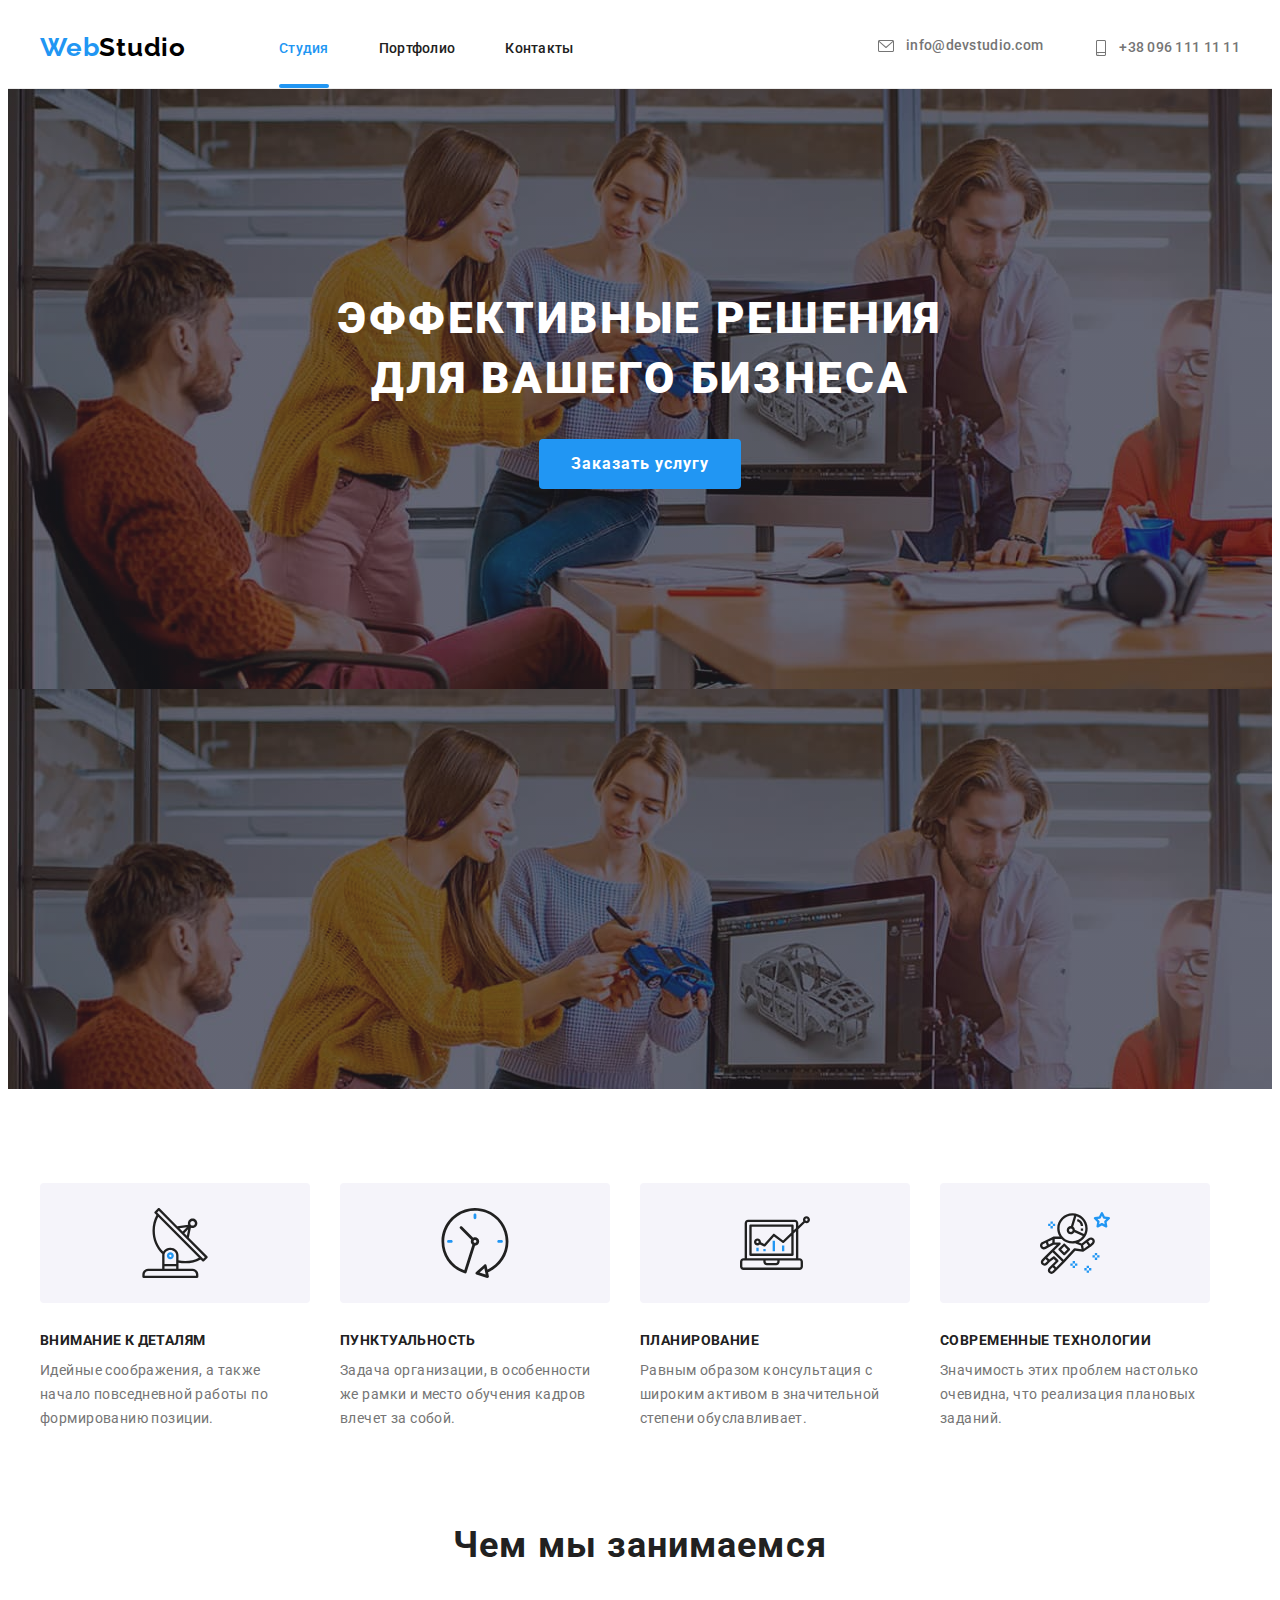
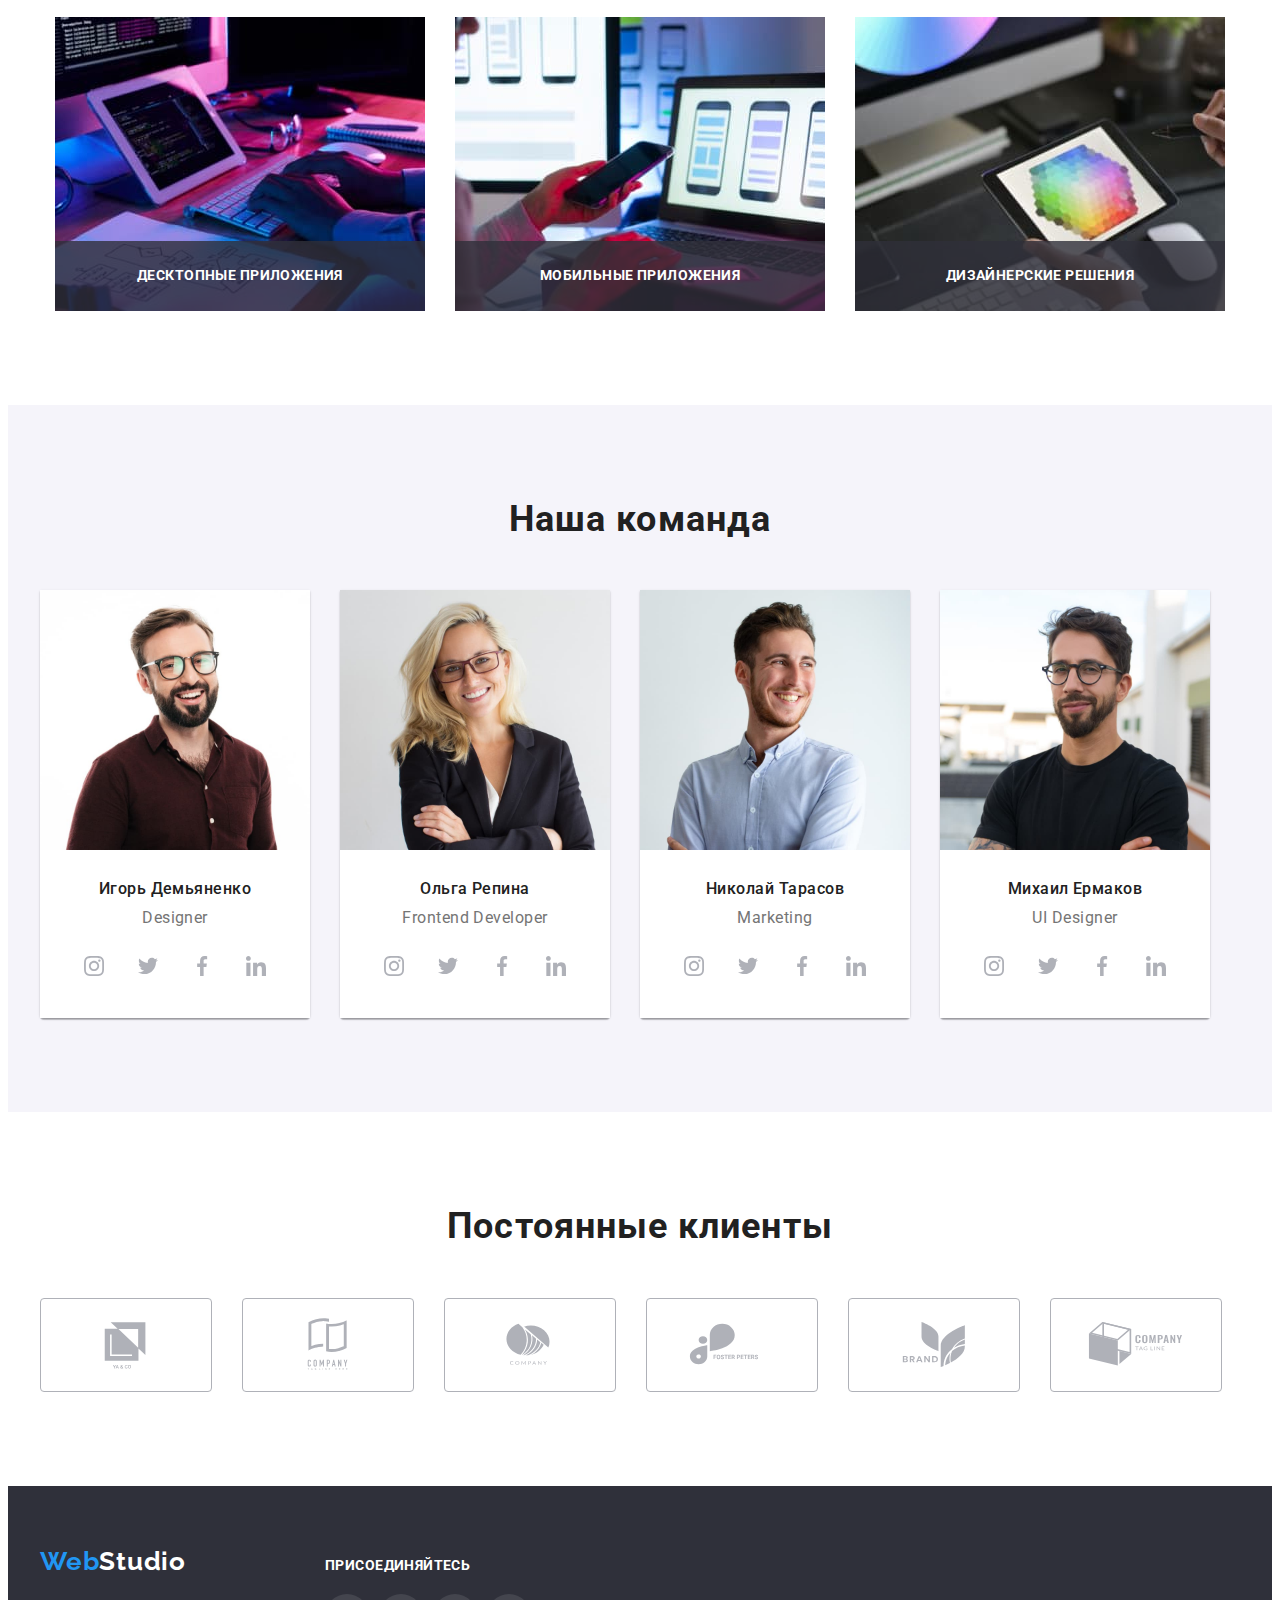
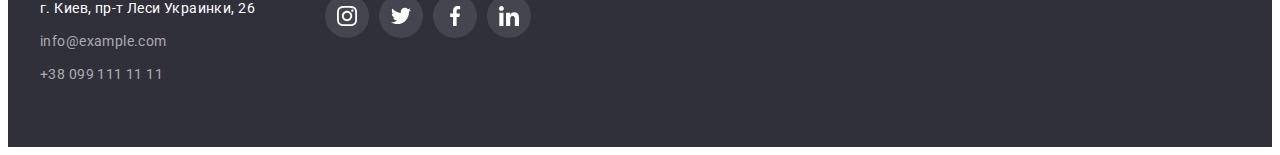
<file: index.html>
<!DOCTYPE html>
<html lang="ru">
<head>
    <meta charset="UTF-8">
    <meta http-equiv="X-UA-Compatible" content="IE=edge">
    <meta name="viewport" content="width=device-width, initial-scale=1.0">
    <title>Студия</title>
    <link href="https://fonts.googleapis.com/css2?family=Raleway:wght@700&family=Roboto:wght@400;500;700;900&display=swap"
    rel="stylesheet">
    <link rel="stylesheet" href="https://cdnjs.cloudflare.com/ajax/libs/modern-normalize/1.1.0/modern-normalize.min.css"
    integrity="sha512-wpPYUAdjBVSE4KJnH1VR1HeZfpl1ub8YT/NKx4PuQ5NmX2tKuGu6U/JRp5y+Y8XG2tV+wKQpNHVUX03MfMFn9Q=="
    crossorigin="anonymous" referrerpolicy="no-referrer"/>
    <link rel="stylesheet" href="./css/style.css">
</head>
<body>

<!--Шапка-->
    <header class="header-line">
        <div class="container header">
        <nav class="nav">
        <a href="./index.html" class="logo">Web<span class="logo-primary">Studio</span></a>
        <ul class="site-nav">
            <li class="site-nav-item"><a href="" class="link current">Студия</a></li>
            <li class="site-nav-item"><a href="./portfolio.html" class="link">Портфолио</a></li>
            <li class="site-nav-item"><a href="" class="link">Контакты</a></li>
        </ul>
        </nav>
        <ul class="contact-list">
            <li class="contact-item">
                <a href="mailto:info@devstudio.com" class="contact">
                    <svg class="mail-icon" width="20" height="16">
                        <use href="./images/sprite.svg#mail"></use>
                    </svg>info@devstudio.com
                </a>
            </li>
            <li class="contact-item">
                <a href="tel:+380961111111" class="contact">
                    <svg class="phone-icon" width="16" height="20">
                        <use href="./images/sprite.svg#smartphone"></use>
                    </svg>+38 096 111 11 11
                </a>
            </li>
        </ul>
        </div>
    </header>


    <!--Герой-->
    <main>
        <section class="hero background-image">
            <div class="hero-title-box">
                <h1 class="hero-title">Эффективные решения для вашего бизнеса</h1>
            </div>
            <div class="btn">
            <button type="button" class="hero-btn" data-modal-open>Заказать услугу</button>
            </div>
        </section>

        <!--Особенности-->
        <section class="section features">
            <div class="container">
            <h2 class="visually-hidden">Особенности</h2>
            <ul class="features-list">
                <li class="features-item">
                    <div class="icon-features">
                    <svg width="70" height="70">
                        <use href="./images/sprite.svg#antenna"></use>
                    </svg>
                    </div>
                    <h3 class="features-title">Внимание к деталям</h3>
                    <p class="features-text">
                        Идейные соображения, а также начало повседневной работы по формированию позиции.
                    </p>
                </li>
                <li class="features-item">
                    <div class="icon-features">
                        <svg width="70" height="70">
                            <use href="./images/sprite.svg#clock"></use>
                        </svg>
                    </div>
                    <h3 class="features-title">Пунктуальность</h3>
                    <p class="features-text">
                        Задача организации, в особенности же рамки и место обучения кадров влечет за собой.
                    </p>
                </li>
                <li class="features-item">
                    <div class="icon-features">
                        <svg width="70" height="70">
                            <use href="./images/sprite.svg#diagram"></use>
                        </svg>
                    </div>
                    <h3 class="features-title">Планирование</h3>
                    <p class="features-text">
                        Равным образом консультация с широким активом в значительной степени обуславливает.
                    </p>
                </li>
                <li class="features-item">
                    <div class="icon-features">
                        <svg width="70" height="70">
                            <use href="./images/sprite.svg#astronaut"></use>
                        </svg>
                    </div>
                    <h3 class="features-title">Современные технологии</h3>
                    <p class="features-text">
                        Значимость этих проблем настолько очевидна, что реализация плановых заданий.
                    </p>
                </li>
            </ul>
            </div>
        </section>

        <!--Занятость-->
        <section class="section">
            <div class="container">
            <h2 class="work-title">Чем мы занимаемся</h2>
            <ul class="work-list">
                <li class="work-item">
                    <div class="work-thumb">
                        <img src="./images/box1.jpg" alt="Программная инженерия" width="370"/>
                            <p class="work-text-thumb">Десктопные приложения</p>
                    </div>
                </li>
                <li class="work-item">
                    <div class="work-thumb">
                    <img src="./images/box2.jpg" alt="Разработка мобильных приложений" width="370"/>
                        <p class="work-text-thumb">Мобильные приложения</p>
                    </div>
                </li>
                <li class="work-item">
                    <div class="work-thumb">
                    <img src="./images/box3.jpg" alt="Графический веб-дизайн" width="370"/>
                        <p class="work-text-thumb">Дизайнерские решения</p>
                    </div>
                </li>
            </ul>
            </div>
        </section>

        <!--Команда-->
        <section class="section team">
            <div class="container">
            <h2 class="team-title">Наша команда</h2>
            <ul class="team-list">
               <li class="team-item">
                    <img 
                    src="./images/img.jpg" 
                    alt="Фотография дизайнера" 
                    width="270" 
                    height="260"
                    class="img-block"/>
                    <div class="team-padding">
                    <h3 class="team-text">Игорь Демьяненко</h3>
                    <p class="team-subtitle">Designer</p>
                    <ul class="icon-list">
                        <li class="icon-item">
                    <a href="" class="icon-link">
                        <svg width="20" height="20">
                        <use href="./images/sprite.svg#instagram"></use>
                    </svg></a>
                        </li>
                        <li class="icon-item">
                    <a href="" class="icon-link">
                        <svg width="20" height="20">
                        <use href="./images/sprite.svg#twitter"></use>
                    </svg></a>
                        </li>
                        <li class="icon-item">
                    <a href="" class="icon-link">
                        <svg width="20" height="20">
                            <use href="./images/sprite.svg#facebook"></use>
                        </svg></a>
                        </li>
                        <li class="icon-item">
                    <a href="" class="icon-link">
                        <svg width="20" height="20">
                            <use href="./images/sprite.svg#linkedin"></use>
                        </svg></a>
                        </li>
                    </ul>
                    </div>
               </li>
               <li class="team-item">
                   <img 
                   src="./images/img1.jpg" 
                   alt="Фотография фронтенд-разработчика"
                   width="270"
                   height="260"
                   class="img-block"/>
                   <div class="team-padding">
                   <h3 class="team-text">Ольга Репина</h3>
                   <p class="team-subtitle">Frontend Developer</p>
                    <ul class="icon-list">
                        <li class="icon-item">
                    <a href="" class="icon-link">
                        <svg width="20" height="20">
                            <use href="./images/sprite.svg#instagram"></use>
                        </svg></a>
                        </li>
                        <li class="icon-item">
                    <a href="" class="icon-link">
                        <svg width="20" height="20">
                            <use href="./images/sprite.svg#twitter"></use>
                        </svg></a>
                        </li>
                        <li class="icon-item">
                    <a href="" class="icon-link">
                        <svg width="20" height="20">
                            <use href="./images/sprite.svg#facebook"></use>
                        </svg></a>
                        </li>
                        <li class="icon-item">
                    <a href="" class="icon-link">
                        <svg width="20" height="20">
                            <use href="./images/sprite.svg#linkedin"></use>
                        </svg></a>
                        </li>
                    </ul>
                </div>
               </li>
               <li class="team-item">
                   <img 
                   src="./images/img2.jpg" 
                   alt="Фотография маркетолога"
                   width="270"
                   height="260"
                   class="img-block"/>
                   <div class="team-padding">
                   <h3 class="team-text">Николай Тарасов</h3>
                   <p class="team-subtitle">Marketing</p>
                    <ul class="icon-list">
                        <li class="icon-item">
                    <a href="" class="icon-link">
                        <svg width="20" height="20">
                            <use href="./images/sprite.svg#instagram"></use>
                        </svg></a>
                        </li>
                        <li class="icon-item">
                    <a href="" class="icon-link">
                        <svg width="20" height="20">
                            <use href="./images/sprite.svg#twitter"></use>
                        </svg></a>
                        </li>
                        <li class="icon-item">
                    <a href="" class="icon-link">
                        <svg width="20" height="20">
                            <use href="./images/sprite.svg#facebook"></use>
                        </svg></a>
                        </li>
                        <li class="icon-item">
                    <a href="" class="icon-link">
                        <svg width="20" height="20">
                            <use href="./images/sprite.svg#linkedin"></use>
                        </svg></a>
                        </li>
                    </ul>
                </div>
               </li>
               <li class="team-item">
                   <img 
                   src="./images/img3.jpg" 
                   alt="Фотография дизайнера"
                   width="270"
                   height="260"
                   class="img-block"/>
                   <div class="team-padding">
                   <h3 class="team-text">Михаил Ермаков</h3>
                   <p class="team-subtitle">UI Designer</p>
                    <ul class="icon-list">
                        <li class="icon-item">
                    <a href="" class="icon-link">
                        <svg width="20" height="20">
                            <use href="./images/sprite.svg#instagram"></use>
                        </svg></a>
                        </li>
                        <li class="icon-item">
                    <a href="" class="icon-link">
                        <svg width="20" height="20">
                            <use href="./images/sprite.svg#twitter"></use>
                        </svg></a>
                        </li>
                        <li class="icon-item">
                    <a href="" class="icon-link">
                        <svg width="20" height="20">
                            <use href="./images/sprite.svg#facebook"></use>
                        </svg></a>
                        </li>
                        <li class="icon-item">
                    <a href="" class="icon-link">
                        <svg width="20" height="20">
                            <use href="./images/sprite.svg#linkedin"></use>
                        </svg></a>
                        </li>
                    </ul>
                </div>
               </li>
            </ul>
            </div>
        </section>

        <!-- Постоянные клиенты -->
        <section class="section">
            <div class="container">
                <h2 class="clients-title">Постоянные клиенты</h2>
                <ul class="clients-list">
                    <li class="clients-item">
                        <a href="" class="clients-icon-link">
                            <svg width="106" height="60">
                                <use href="./images/sprite-client.svg#client1"></use>
                            </svg>
                        </a>
                    </li>
                    <li class="clients-item">
                        <a href="" class="clients-icon-link">
                            <svg width="106" height="60">
                                <use href="./images/sprite-client.svg#client2"></use>
                            </svg>
                        </a>
                    </li>
                    <li class="clients-item">
                        <a href="" class="clients-icon-link">
                            <svg width="106" height="60">
                                <use href="./images/sprite-client.svg#client3"></use>
                            </svg>
                        </a>
                    </li>
                    <li class="clients-item">
                        <a href="" class="clients-icon-link">
                            <svg width="106" height="60">
                                <use href="./images/sprite-client.svg#client4"></use>
                            </svg>
                        </a>
                    </li>
                    <li class="clients-item">
                        <a href="" class="clients-icon-link">
                            <svg width="106" height="60">
                                <use href="./images/sprite-client.svg#client5"></use>
                            </svg>
                        </a>
                    </li>
                    <li class="clients-item">
                        <a href="" class="clients-icon-link">
                            <svg width="106" height="60">
                                <use href="./images/sprite-client.svg#client6"></use>
                            </svg>
                        </a>
                    </li>
                </ul>
            </div>
        </section>

    <div class="backdrop is-hidden" data-modal>
        <div class="modal">
            <button class="btn-close" data-modal-close>
                <svg width="30" height="30">
                <use href="./images/sprite.svg#close"></use>
            </svg>
        </button>
        </div>
    </div>
    </main>

    <!--Футер-->
    <footer class="footer">
        <div class="container footer-link">
            <div>
        <a href="./index.html" class="logo margin">Web<span class="logo-secondary">Studio</span></a>
        <address class="adress">
            г. Киев, пр-т Леси Украинки, 26
        </address>

        <address>
            <a href="mailto:info@example.com" class="footer-contact">info@example.com</a> <br>
            <a href="tel:+380991111111" class="footer-contact">+38 099 111 11 11</a>
        </address>
            </div>
            <div class="social">
            <h3 class="social-title">присоединяйтесь</h3>
            <ul class="social-list">
                <li class="social-item">
                    <a href="" class="social-link">
                        <svg width="20" height="20">
                        <use href="./images/sprite.svg#instagram-footer"></use>
                    </svg></a>
                </li>
                <li class="social-item">
                    <a href="" class="social-link">
                        <svg width="20" height="20">
                        <use href="./images/sprite.svg#twitter-footer"></use>
                        </svg>
                    </a>
                </li>
                <li class="social-item">
                    <a href="" class="social-link">
                        <svg width="20" height="20">
                        <use href="./images/sprite.svg#facebook-footer"></use>
                    </svg></a>
                </li>
                <li class="social-item">
                    <a href="" class="social-link">
                        <svg width="20" height="20">
                        <use href="./images/sprite.svg#linkedin-footer"></use>
                        </svg>
                    </a>
                </li>
            </ul>
        </div>
        </div>
    </footer>

    <script src="./js/modal.js"></script>
</body>
</html>
</file>
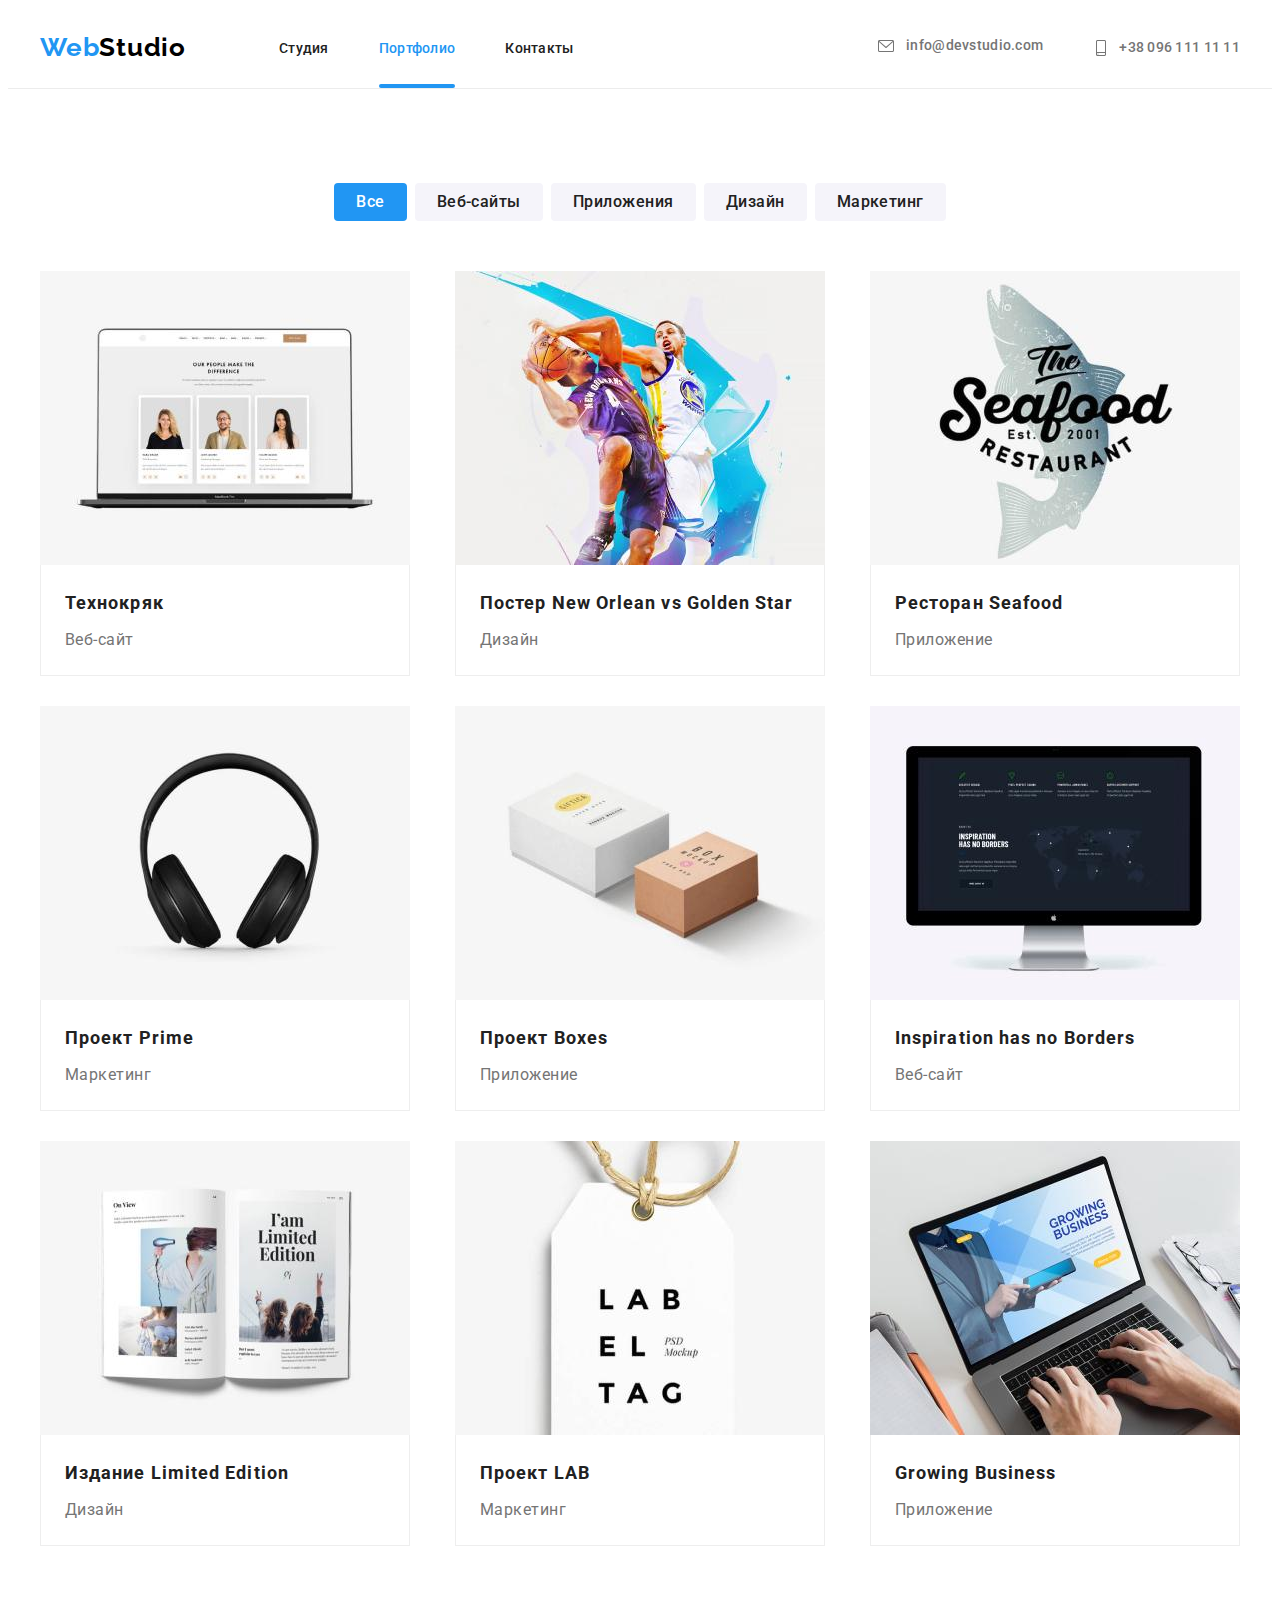
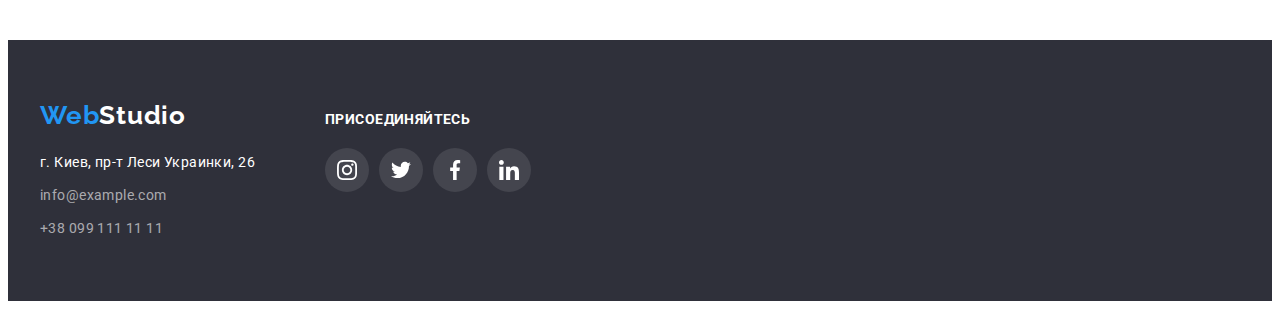
<file: portfolio.html>
<!DOCTYPE html>
<html lang="ru">

<head>
    <meta charset="UTF-8">
    <meta http-equiv="X-UA-Compatible" content="IE=edge">
    <meta name="viewport" content="width=device-width, initial-scale=1.0">
    <title>Портфолио</title>
    <link href="https://fonts.googleapis.com/css2?family=Raleway:wght@700&family=Roboto:wght@400;500;700;900&display=swap"
    rel="stylesheet">
    <link rel="stylesheet" href="https://cdnjs.cloudflare.com/ajax/libs/modern-normalize/1.1.0/modern-normalize.min.css"
    integrity="sha512-wpPYUAdjBVSE4KJnH1VR1HeZfpl1ub8YT/NKx4PuQ5NmX2tKuGu6U/JRp5y+Y8XG2tV+wKQpNHVUX03MfMFn9Q=="
    crossorigin="anonymous" referrerpolicy="no-referrer"/>
    <link rel="stylesheet" href="./css/style.css">
</head>
<body>

    <!--Шапка-->
    <header class="header-line">
        <div class="container header">
        <nav class="nav">
            <a href="./index.html" class="logo">Web<span class="logo-primary">Studio</span></a>
            <ul class="site-nav">
                <li class="site-nav-item"><a href="./index.html" class="link">Студия</a></li>
                <li class="site-nav-item"><a href="" class="link current">Портфолио</a></li>
                <li class="site-nav-item"><a href="" class="link">Контакты</a></li>
            </ul>
        </nav>
        <ul class="contact-list">
            <li class="contact-item">
                <a href="mailto:info@devstudio.com" class="contact">
                    <svg class="mail-icon" width="20" height="16">
                        <use href="./images/sprite.svg#mail"></use>
                    </svg>info@devstudio.com
                </a>
            </li>
            <li class="contact-item">
                <a href="tel:+380961111111" class="contact">
                    <svg class="phone-icon" width="16" height="20">
                        <use href="./images/sprite.svg#smartphone"></use>
                    </svg>+38 096 111 11 11
                </a>
            </li>
        </ul>
        </div>
    </header>

    <!--Портфолио-->
    <main>
        <section class="section">
            <div class="container">
            <h1 class="visually-hidden">Портфолио</h1>
            <ul class="portfolio-list btn">
                <li class="portfolio-item-btn"><button type="button" class="button current">Все</button></li>
                <li class="portfolio-item-btn"><button type="button" class="button">Веб-сайты</button></li>
                <li class="portfolio-item-btn"><button type="button" class="button">Приложения</button></li>
                <li class="portfolio-item-btn"><button type="button" class="button">Дизайн</button></li>
                <li class="portfolio-item-btn"><button type="button" class="button">Маркетинг</button></li>
            </ul>
            <ul class="portfolio-list space">
                <li class="portfolio-item">
                    <div class="portfolio-thumb">
                        <a href="" class="portfolio-link">
                        <div class="portfolio-thumb-text-hover">
                            <img src="./images/web-site.jpg" alt="Технокряк" width="370" class="img-block">
                            <p class="pofrtolio-text-hover">Технокряк это современная площадка распространения коронавируса. Компании используют
                                эту платформу для цифрового
                                шпионажа и атак на защищённые сервера конкурентов.</p>
                        </div>
                        <div class="portfolio-block">
                            <h3 class="portfolio-title">Технокряк</h3>
                            <p class="portfolio-text">Веб-сайт</p>
                        </div>
                    </a>
                    </div>
                </li>
                <li class="portfolio-item">
                    <div class="portfolio-thumb">
                        <a href="" class="portfolio-link">
                            <div class="portfolio-thumb-text-hover">
                                <img src="./images/poster.jpg" alt="Технокряк" width="370" class="img-block">
                                <p class="pofrtolio-text-hover">Технокряк это современная площадка распространения коронавируса. Компании
                                    используют
                                    эту платформу для цифрового
                                    шпионажа и атак на защищённые сервера конкурентов.</p>
                            </div>
                            <div class="portfolio-block">
                                <h3 class="portfolio-title">Постер New Orlean vs Golden Star</h3>
                                <p class="portfolio-text">Дизайн</p>
                            </div>
                        </a>
                    </div>
                </li>
                <li class="portfolio-item">
                    <div class="portfolio-thumb">
                        <a href="" class="portfolio-link">
                            <div class="portfolio-thumb-text-hover">
                                <img src="./images/seafood.jpg" alt="Технокряк" width="370" class="img-block">
                                <p class="pofrtolio-text-hover">Технокряк это современная площадка распространения коронавируса. Компании
                                    используют
                                    эту платформу для цифрового
                                    шпионажа и атак на защищённые сервера конкурентов.</p>
                            </div>
                            <div class="portfolio-block">
                                <h3 class="portfolio-title">Ресторан Seafood</h3>
                                <p class="portfolio-text">Приложение</p>
                            </div>
                        </a>
                    </div>
                </li>
                <li class="portfolio-item">
                    <div class="portfolio-thumb">
                        <a href="" class="portfolio-link">
                            <div class="portfolio-thumb-text-hover">
                                <img src="./images/prime.jpg" alt="Технокряк" width="370" class="img-block">
                                <p class="pofrtolio-text-hover">Технокряк это современная площадка распространения коронавируса. Компании
                                    используют
                                    эту платформу для цифрового
                                    шпионажа и атак на защищённые сервера конкурентов.</p>
                            </div>
                            <div class="portfolio-block">
                                <h3 class="portfolio-title">Проект Prime</h3>
                                <p class="portfolio-text">Маркетинг</p>
                            </div>
                        </a>
                    </div>
                </li>
                <li class="portfolio-item">
                    <div class="portfolio-thumb">
                        <a href="" class="portfolio-link">
                        <div class="portfolio-thumb-text-hover">
                            <img src="./images/boxes.jpg" alt="Технокряк" width="370" class="img-block">
                            <p class="pofrtolio-text-hover">Технокряк это современная площадка распространения коронавируса. Компании используют
                                эту платформу для цифрового
                                шпионажа и атак на защищённые сервера конкурентов.</p>
                        </div>
                        <div class="portfolio-block">
                            <h3 class="portfolio-title">Проект Boxes</h3>
                            <p class="portfolio-text">Приложение</p>
                        </div>
                    </a>
                    </div>
                    </a>
                </li>
                <li class="portfolio-item">
                    <div class="portfolio-thumb">
                        <a href="" class="portfolio-link">
                            <div class="portfolio-thumb-text-hover">
                                <img src="./images/monitor.jpg" alt="Технокряк" width="370" class="img-block">
                                <p class="pofrtolio-text-hover">Технокряк это современная площадка распространения коронавируса. Компании
                                    используют
                                    эту платформу для цифрового
                                    шпионажа и атак на защищённые сервера конкурентов.</p>
                            </div>
                            <div class="portfolio-block">
                                <h3 class="portfolio-title">Inspiration has no Borders</h3>
                                <p class="portfolio-text">Веб-сайт</p>
                            </div>
                        </a>
                    </div>
                </li>
                <li class="portfolio-item">
                    <div class="portfolio-thumb">
                        <a href="" class="portfolio-link">
                        <div class="portfolio-thumb-text-hover">
                            <img src="./images/book.jpg" alt="Технокряк" width="370" class="img-block">
                            <p class="pofrtolio-text-hover">Технокряк это современная площадка распространения коронавируса. Компании используют
                                эту платформу для цифрового
                                шпионажа и атак на защищённые сервера конкурентов.</p>
                        </div>
                        <div class="portfolio-block">
                            <h3 class="portfolio-title">Издание Limited Edition</h3>
                            <p class="portfolio-text">Дизайн</p>
                        </div>
                    </a>
                    </div>
                </li>
                <li class="portfolio-item">
                    <div class="portfolio-thumb">
                        <a href="" class="portfolio-link">
                            <div class="portfolio-thumb-text-hover">
                                <img src="./images/lab.jpg" alt="Технокряк" width="370" class="img-block">
                                <p class="pofrtolio-text-hover">Технокряк это современная площадка распространения коронавируса. Компании
                                    используют
                                    эту платформу для цифрового
                                    шпионажа и атак на защищённые сервера конкурентов.</p>
                            </div>
                            <div class="portfolio-block">
                                <h3 class="portfolio-title">Проект LAB</h3>
                                <p class="portfolio-text">Маркетинг</p>
                            </div>
                        </a>
                    </div>
                </li>
                <li class="portfolio-item">
                    <div class="portfolio-thumb">
                        <a href="" class="portfolio-link">
                        <div class="portfolio-thumb-text-hover">
                            <img src="./images/growing-business.jpg" alt="Технокряк" width="370" class="img-block">
                            <p class="pofrtolio-text-hover">Технокряк это современная площадка распространения коронавируса. Компании используют
                                эту платформу для цифрового
                                шпионажа и атак на защищённые сервера конкурентов.</p>
                        </div>
                        <div class="portfolio-block">
                            <h3 class="portfolio-title">Growing Business</h3>
                            <p class="portfolio-text">Приложение</p>
                        </div>
                    </a>
                    </div>
                </li>
            </ul>
            </div>
        </section>
    </main>

    <!--Футер-->
    <footer class="footer">
        <div class="container footer-link">
            <div>
                <a href="./index.html" class="logo margin">Web<span class="logo-secondary">Studio</span></a>
                <address class="adress">
                    г. Киев, пр-т Леси Украинки, 26
                </address>
        
                <address>
                    <a href="mailto:info@example.com" class="footer-contact">info@example.com</a> <br>
                    <a href="tel:+380991111111" class="footer-contact">+38 099 111 11 11</a>
                </address>
            </div>
            <div class="social">
                <h3 class="social-title">присоединяйтесь</h3>
                <ul class="social-list">
                    <li class="social-item">
                        <a href="" class="social-link">
                            <svg width="20" height="20">
                                <use href="./images/sprite.svg#instagram-footer"></use>
                            </svg></a>
                    </li>
                    <li class="social-item">
                        <a href="" class="social-link">
                            <svg width="20" height="20">
                                <use href="./images/sprite.svg#twitter-footer"></use>
                            </svg>
                        </a>
                    </li>
                    <li class="social-item">
                        <a href="" class="social-link">
                            <svg width="20" height="20">
                                <use href="./images/sprite.svg#facebook-footer"></use>
                            </svg></a>
                    </li>
                    <li class="social-item">
                        <a href="" class="social-link">
                            <svg width="20" height="20">
                                <use href="./images/sprite.svg#linkedin-footer"></use>
                            </svg>
                        </a>
                    </li>
                </ul>
            </div>
        </div>
    </footer>
</body>

</html>
</file>
<file: css/style.css>
/* колір основного тексту #212121; */
/* вторинний колір тексту #757575 */
/* акцент #2196F3 */
/* білий #FFFFFF */
/* колір героя і футера #2F303A */
/* вторинний колір фону #F5F4FA */

:root {
  --primary-text-color: #757575;
  --title-text-color: #212121;
  --accent-color: #2196f3;
  --primary-white-color: #ffffff;
  --bg-color-hero-foot: #2f303a;
  --bg-btn-color: #f5f4fa;
  --timing-function: cubic-bezier(0.4, 0, 0.2, 1);
}

body {
  background-color: var(--primary-white-color);
  color: var(--primary-text-color);

  font-family: Roboto, sans-serif;
}

.container {
  width: 1200px;
  margin-left: auto;
  margin-right: auto;
  padding-left: 15px;
  padding-right: 15px;
}

/*----------------Logo---------------*/

.logo {
  color: var(--accent-color);

  font-family: Raleway, sans-serif;
  font-weight: bold;
  font-size: 26px;
  line-height: 1.2;
  letter-spacing: 0.03em;
  text-decoration: none;
}

.logo.margin {
  display: inline-block;
  margin-top: 0%;
  margin-bottom: 20px;
}

.logo-primary {
  color: #000000;
}

.logo-secondary {
  color: var(--primary-white-color);
}

/*---------------Header---------------*/

.container.header {
  display: flex;
  align-items: center;
}

.header-line {
  border-bottom: 1px solid #ececec;
}

.site-nav {
  display: flex;
  padding: 0%;
  margin: 0%;

  list-style: none;
  font-weight: 500;
  font-size: 14px;
  line-height: 1.15;
  letter-spacing: 0.02em;
  text-decoration: none;
}

.nav {
  display: flex;
  align-items: center;
}

.site-nav .link {
  display: block;
  padding-top: 32px;
  padding-bottom: 32px;

  color: var(--title-text-color);

  text-decoration: none;
  transition: color 250ms var(--timing-function);
}

.site-nav .site-nav-item:not(:last-child) {
  margin-right: 50px;
}

.site-nav .site-nav-item:first-child {
  margin-left: 93px;
}

.site-nav .link:hover,
.site-nav .link:focus {
  color: var(--accent-color);
}

.site-nav .link.current {
  color: var(--accent-color);
}

.site-nav-item {
  position: relative;
}

.link.current::after {
  content: "";
  position: absolute;
  display: block;
  width: 100%;
  height: 4px;
  border-radius: 2px;
  bottom: 0%;

  background-color: var(--accent-color);
}

/*---------------Contacts---------------*/

.mail-icon {
  margin-right: 10px;
}

.phone-icon {
  margin-right: 10px;
}

.contact-list {
  display: flex;
  margin-left: auto;
  margin-top: 0%;
  margin-bottom: 0%;
  padding: 0%;
  list-style: none;
}

.contact-item {
  display: inline-block;
}

.contact {
  display: flex;
  align-items: center;

  color: var(--primary-text-color);
  fill: var(--primary-text-color);

  font-weight: 500;
  font-size: 14px;
  line-height: 1.14;
  letter-spacing: 0.02em;
  text-decoration: none;
  transition: color 250ms var(--timing-function),
    fill 250ms var(--timing-function);
}

.contact:hover,
.contact:focus {
  color: var(--accent-color);
  fill: var(--accent-color);
}

.contact-list .contact-item:last-child {
  margin-left: 50px;
}

/*---------------Hero---------------*/

.hero {
  padding-top: 200px;
  padding-bottom: 200px;

  background-color: var(--bg-color-hero-foot);
}

.hero.background-image {
  max-width: 1600px;
  height: 600px;
  margin-left: auto;
  margin-right: auto;
  background-image: linear-gradient(
      to right,
      rgba(47, 48, 58, 0.4),
      rgba(47, 48, 58, 0.4)
    ),
    url(../images/team-work.jpg);
}

.hero-title-box {
  display: flex;
  justify-content: center;
}

.hero-title {
  margin-top: 0%;
  margin-bottom: 30px;
  width: 696px;

  color: var(--primary-white-color);

  font-weight: 900;
  font-size: 44px;
  line-height: 1.36;
  text-align: center;
  letter-spacing: 0.06em;
  text-transform: uppercase;
}

.hero-btn {
  padding: 10px 32px;
  border-radius: 4px;
  border: none;

  background-color: var(--accent-color);
  color: var(--primary-white-color);

  font-family: Roboto;
  font-weight: bold;
  font-size: 16px;
  line-height: 1.87;
  letter-spacing: 0.06em;
  cursor: pointer;

  transition: background-color 250ms var(--timing-function);
}

.btn {
  display: flex;
  justify-content: center;
}

.hero-btn:hover,
.hero-btn:focus {
  background-color: #188ce8;
}

.backdrop {
  position: fixed;
  top: 0%;
  left: 0%;

  width: 100%;
  height: 100%;

  background-color: rgba(0, 0, 0, 0.2);

  opacity: 1;

  transition: opacity 250ms var(--timing-function);
}

.backdrop.is-hidden {
  opacity: 0;
  pointer-events: none;
}

.backdrop.is-hidden .modal {
  transform: translate(-50%, -50%) scale(0.9);
  opacity: 0;
}

.modal {
  position: absolute;
  top: 50%;
  left: 50%;
  transform: translate(-50%, -50%) scale(1);
  opacity: 1;

  width: 520px;
  height: 581px;

  background-color: var(--primary-white-color);
  box-shadow: 0px 1px 3px rgba(0, 0, 0, 0.12), 0px 1px 1px rgba(0, 0, 0, 0.14),
    0px 2px 1px rgba(0, 0, 0, 0.2);
  border-radius: 4px;

  transition: transform 250ms var(--timing-function),
    opacity 250ms var(--timing-function);
}

.btn-close {
  position: absolute;
  top: 8px;
  left: 482px;
  padding: 0%;
  border: 0;

  cursor: pointer;

  background-color: var(--primary-white-color);
}

/*---------------Section---------------*/

.section {
  padding-top: 94px;
  padding-bottom: 94px;
}

/*---------------Особливості---------------*/

.icon-features {
  display: flex;
  align-items: center;
  justify-content: center;
  width: 270px;
  height: 120px;
  margin-bottom: 30px;

  background-color: var(--bg-btn-color);
  border-radius: 4px;
}

.section.features {
  padding-bottom: 0%;
}

.features-list {
  display: flex;
  margin-top: 0px;
  margin-bottom: 0px;
  padding: 0px;

  list-style: none;
}

.features-item:not(:last-child) {
  margin-right: 30px;
}

.features-title {
  margin-top: 0%;
  margin-bottom: 10px;

  color: var(--title-text-color);

  font-size: 14px;
  line-height: 1.14;
  letter-spacing: 0.03em;
  text-transform: uppercase;
}

.features-title {
  margin-top: 0%;
  margin-bottom: 10px;
}

.features-text {
  width: 270px;
  margin: auto;

  font-size: 14px;
  line-height: 1.71;
  letter-spacing: 0.03em;
}

/*---------------Зайнятість---------------*/

.work-title {
  margin-top: 0%;
  margin-bottom: 50px;

  color: var(--title-text-color);

  font-weight: bold;
  font-size: 36px;
  line-height: 1.16;
  text-align: center;
  letter-spacing: 0.03em;
}

.work-list {
  display: flex;
  justify-content: center;

  margin: 0%;
  padding: 0%;
  height: 294px;

  list-style: none;
}

.work-item:not(:last-child) {
  margin-right: 30px;
}

.work-thumb {
  position: relative;
  height: 294px;
}

.work-text-thumb {
  position: absolute;
  bottom: 0%;
  width: 100%;
  font-weight: 700;
  font-size: 14px;
  line-height: 1.14;
  text-align: center;
  letter-spacing: 0.03em;
  text-transform: uppercase;

  margin: 0%;
  padding-top: 27px;
  padding-bottom: 27px;

  color: var(--primary-white-color);
  background-color: rgba(47, 48, 58, 0.8);
}

/*---------------Team---------------*/

.section.team {
  background-color: var(--bg-btn-color);
}

.icon-link {
  display: flex;
  align-items: center;
  justify-content: center;

  width: 44px;
  height: 44px;
  border-radius: 50%;

  fill: #afb1b8;

  transition: background-color 250ms var(--timing-function),
    fill 250ms var(--timing-function);
}

.icon-link:last-child {
  margin-right: 0%;
}

.icon-link:hover,
.icon-link:focus {
  background-color: rgba(33, 150, 243, 1);
  fill: var(--primary-white-color);
}

.icon-list {
  display: flex;
  justify-content: center;
  padding: 0%;
  list-style: none;
}

.icon-item:not(:last-child) {
  margin-right: 10px;
}

.team-list {
  display: flex;
  margin: 0%;
  padding: 0%;

  list-style: none;
}

.team-item {
  box-shadow: 0px 1px 3px rgba(0, 0, 0, 0.12), 0px 1px 1px rgba(0, 0, 0, 0.14),
    0px 2px 1px rgba(0, 0, 0, 0.2);
  border-radius: 0px 0px 4px 4px;
}

.team-item:not(:last-child) {
  margin-right: 30px;
}

.team-title {
  margin-top: 0%;
  margin-bottom: 50px;
  color: var(--title-text-color);

  font-size: 36px;
  line-height: 1.16;
  text-align: center;
  letter-spacing: 0.03em;
}

.team-padding {
  padding-top: 30px;
  padding-bottom: 30px;

  background-color: var(--primary-white-color);
}

.team-text {
  margin-top: 0%;
  margin-bottom: 10px;

  color: var(--title-text-color);

  font-weight: 500;
  font-size: 16px;
  line-height: 1.18;
  text-align: center;
  letter-spacing: 0.03em;
}

.team-subtitle {
  margin-top: 0%;
  margin-bottom: 16px;

  color: var(--primary-text-color);

  font-size: 16px;
  line-height: 1.18;
  text-align: center;
  letter-spacing: 0.03em;
}

/*---------------Clients---------------*/

.clients-title {
  margin-top: 0%;
  margin-bottom: 50px;

  color: var(--title-text-color);

  font-size: 36px;
  line-height: 1.16;
  text-align: center;
  letter-spacing: 0.03em;
}

.clients-list {
  display: flex;

  padding: 0%;
  margin: 0%;
  list-style: none;
}

.clients-item:not(:last-child) {
  margin-right: 30px;
}

.clients-icon-link {
  display: flex;
  align-items: center;
  justify-content: center;
  width: 170px;
  height: 92px;
  border: 1px solid #afb1b8;
  border-radius: 4px;
  fill: #afb1b8;

  transition: border 250ms var(--timing-function),
    fill 250ms var(--timing-function);
}

.clients-icon-link:hover,
.clients-icon-link:focus {
  border: 1px solid var(--accent-color);
  fill: var(--accent-color);
}

/*---------------Footer---------------*/

.container.footer-link {
  display: flex;
  align-items: baseline;
  padding-top: 0%;
  padding-bottom: 0%;
}

.footer {
  padding-top: 60px;
  padding-bottom: 60px;

  background-color: var(--bg-color-hero-foot);
}

.adress {
  margin-bottom: 9px;
  color: var(--primary-white-color);

  font-style: normal;
  font-size: 14px;
  line-height: 1.71;
  letter-spacing: 0.03em;

  transition: color 250ms var(--timing-function);
}

.adress:hover,
.adress:focus {
  color: var(--accent-color);
}

.footer-contact {
  display: inline-block;
  margin-bottom: 9px;

  color: rgba(255, 255, 255, 0.6);

  text-decoration: none;
  font-style: normal;
  font-size: 14px;
  line-height: 1.71;
  letter-spacing: 0.03em;

  transition: color 250ms var(--timing-function);
}

.footer-contact:last-child {
  margin-bottom: 0%;
}

.footer-contact:hover,
.footer-contact:focus {
  color: var(--accent-color);
}

.social {
  margin-left: 70px;
}

.social-title {
  margin-top: 0%;
  margin-bottom: 20px;

  font-weight: 700;
  font-size: 14px;
  line-height: 1.14;
  letter-spacing: 0.03em;
  text-transform: uppercase;
  color: var(--primary-white-color);
}

.social-list {
  display: flex;
  padding: 0%;
  margin-top: 0%;
  margin-bottom: 0%;
  list-style: none;
}

.social-item:not(:last-child) {
  margin-right: 10px;
}

.social-link {
  display: flex;
  align-items: center;
  justify-content: center;
  width: 44px;
  height: 44px;
  border-radius: 50%;

  background-color: rgba(255, 255, 255, 0.1);
  fill: var(--primary-white-color);

  transition: background-color 250ms var(--timing-function);
}

.social-link:hover,
.social-link:focus {
  background-color: var(--accent-color);
}

/*---------------Portfolio Page---------------*/

.button {
  padding: 6px 22px;

  background-color: var(--bg-btn-color);
  color: var(--title-text-color);
  cursor: pointer;

  font-family: Roboto;
  font-weight: 500;
  font-size: 16px;
  line-height: 1.62;
  text-align: center;
  letter-spacing: 0.03em;
  border-radius: 4px;
  border: none;

  transition: background-color 250ms var(--timing-function),
    color 250ms var(--timing-function), box-shadow 250ms var(--timing-function);
}

.button.current {
  background-color: var(--accent-color);
  color: var(--primary-white-color);
}

.button:hover,
.button:focus {
  background-color: var(--accent-color);
  color: var(--primary-white-color);
  box-shadow: 0px 3px 1px rgba(0, 0, 0, 0.1), 0px 1px 2px rgba(0, 0, 0, 0.08),
    0px 2px 2px rgba(0, 0, 0, 0.12);
}

.portfolio-list.btn {
  display: flex;
  padding: 0%;
  margin-top: 0%;
  margin-bottom: 50px;
  list-style: none;
}

.portfolio-list.space {
  display: flex;
  flex-wrap: wrap;
  justify-content: space-between;
  padding: 0%;
  margin: 0%;

  list-style: none;
}

.portfolio-item {
  margin-right: 30px;
  margin-bottom: 30px;
  text-decoration: none;

  transition: box-shadow 250ms var(--timing-function);
}

.portfolio-thumb-text-hover {
  position: relative;
  overflow: hidden;
}

.portfolio-thumb-text-hover::before {
  display: inline-block;
  position: absolute;
  content: "";
  width: 100%;
  height: 100%;
  background-color: rgba(33, 150, 243, 0.9);

  transform: translateY(101%);
  transition: transform 250ms var(--timing-function);
}

.pofrtolio-text-hover {
  position: absolute;

  width: 322px;
  top: 100%;
  left: 50%;
  transform: translate(-50%, -0%);

  margin-top: 0%;
  margin-bottom: 0%;

  font-weight: 400;
  font-size: 18px;
  line-height: 1.56;
  letter-spacing: 0.03em;
  color: var(--primary-white-color);

  transition: transform 250ms var(--timing-function);
}

.portfolio-thumb:hover .pofrtolio-text-hover {
  top: 50%;
  transform: translate(-50%, -50%);
}

.portfolio-thumb:hover .portfolio-thumb-text-hover::before {
  transform: translateY(0);
}

.portfolio-item:hover,
.portfolio-item:focus {
  box-shadow: 0px 1px 1px rgba(0, 0, 0, 0.12), 0px 4px 4px rgba(0, 0, 0, 0.06),
    1px 4px 6px rgba(0, 0, 0, 0.16);
}

.portfolio-item:nth-child(3n) {
  margin-right: 0%;
}

.portfolio-item:nth-last-child(-n + 3) {
  margin-bottom: 0%;
}

.portfolio-item-btn:not(:last-child) {
  margin-right: 8px;
}

.portfolio-title {
  margin-top: 0%;
  margin-bottom: 4px;
  margin-right: 0%;
  margin-left: 0%;

  color: var(--title-text-color);

  font-size: 18px;
  line-height: 2;
  letter-spacing: 0.06em;
}

.portfolio-text {
  margin-top: 0%;
  margin-bottom: 0%;

  font-weight: 400;
  font-size: 16px;
  line-height: 1.87;
  letter-spacing: 0.03em;
}

.portfolio-block {
  padding-top: 20px;
  padding-bottom: 20px;
  padding-left: 24px;
  padding-right: 24px;
  border-left: 1px solid #eeeeee;
  border-bottom: 1px solid #eeeeee;
  border-right: 1px solid #eeeeee;

  text-decoration: none;
}

.portfolio-link {
  text-decoration: none;
  color: var(--primary-text-color);
}

.img-block {
  display: block;
}

/*---------------Visually-Hidden Elements---------------*/

.visually-hidden {
  position: absolute;
  white-space: nowrap;
  width: 1px;
  height: 1px;
  overflow: hidden;
  border: 0;
  padding: 0;
  clip: rect(0 0 0 0);
  clip-path: inset(50%);
  margin: -1px;
}
</file>
